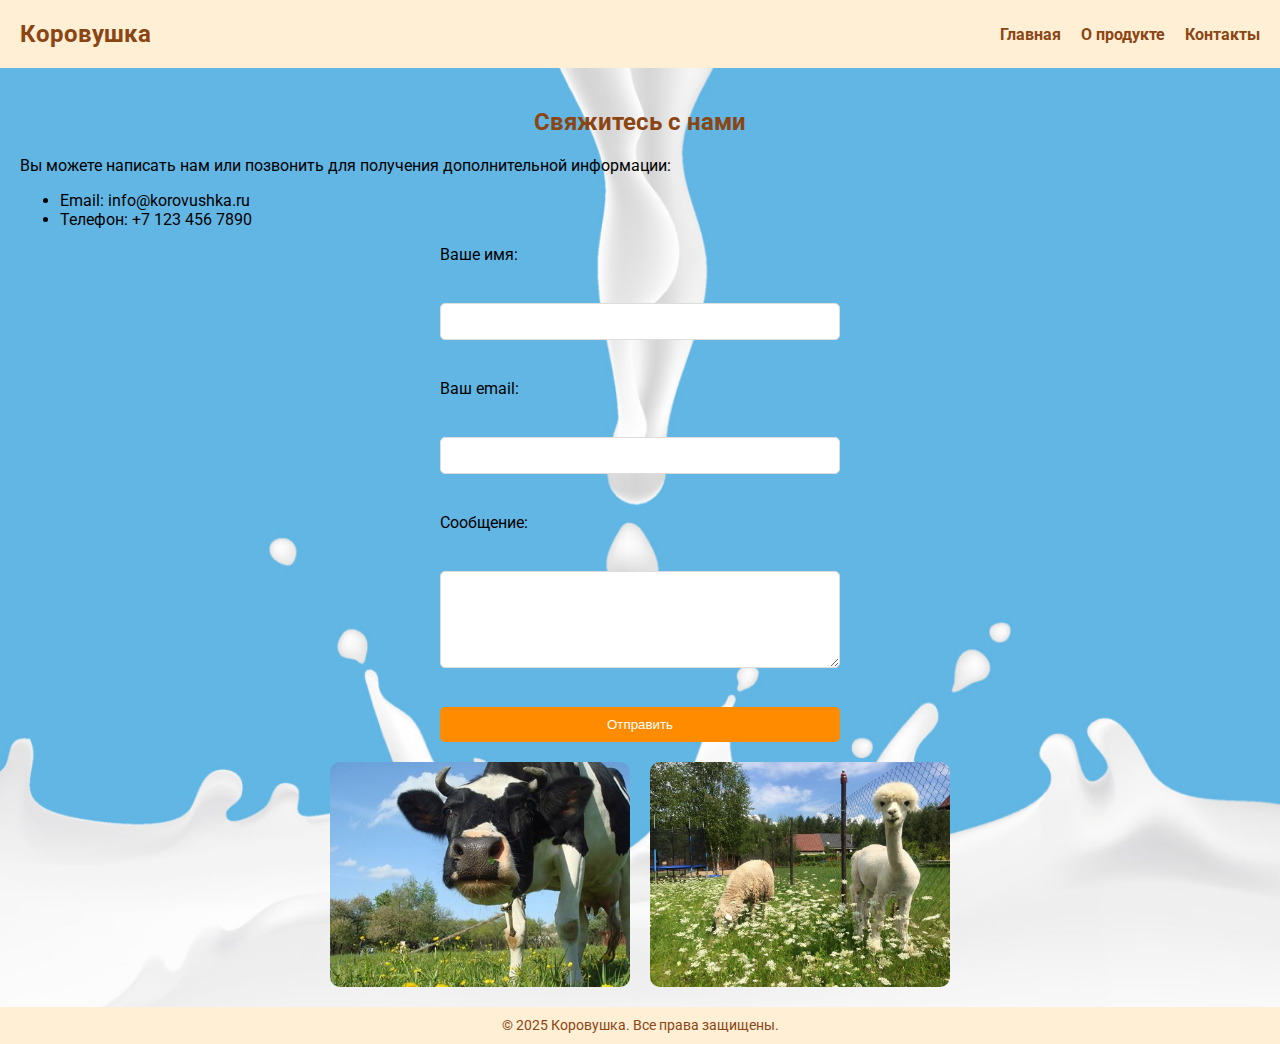
<file: contacts.html>
<!DOCTYPE html>
<html lang="en">
<head>
    <meta charset="UTF-8">
    <meta name="viewport" content="width=device-width, initial-scale=1.0">
    <title>Коровушка - Контакты</title>
    <link href="https://fonts.googleapis.com/css2?family=Roboto:wght@400;700&display=swap" rel="stylesheet">
    <link rel="stylesheet" href="styles.css">
</head>
<body>
    <!-- Header -->
    <header>
        <div class="logo">Коровушка</div>
        <nav>
            <ul>
                <li><a href="index.html">Главная</a></li>
                <li><a href="product.html">О продукте</a></li>
                <li><a href="contacts.html">Контакты</a></li>
            </ul>
        </nav>
    </header>

    <!-- Contact Section -->
    <section class="content">
        <h2>Свяжитесь с нами</h2>
        <p>Вы можете написать нам или позвонить для получения дополнительной информации:</p>
        <ul>
            <li>Email: info@korovushka.ru</li>
            <li>Телефон: +7 123 456 7890</li>
        </ul>
        <form>
            <label for="name">Ваше имя:</label><br>
            <input type="text" id="name" name="name" required><br>

            <label for="email">Ваш email:</label><br>
            <input type="email" id="email" name="email" required><br>

            <label for="message">Сообщение:</label><br>
            <textarea id="message" name="message" rows="5" required></textarea><br>

            <button type="submit">Отправить</button>
        </form>
        <div class="additional-images">
            <img src="cow.jpg" alt="Корова на лугу">
            <img src="farm.jpg" alt="Ферма">
        </div>
    </section>

    <!-- Footer -->
    <footer>
        &copy; 2025 Коровушка. Все права защищены.
    </footer>
</body>
</html>
</file>
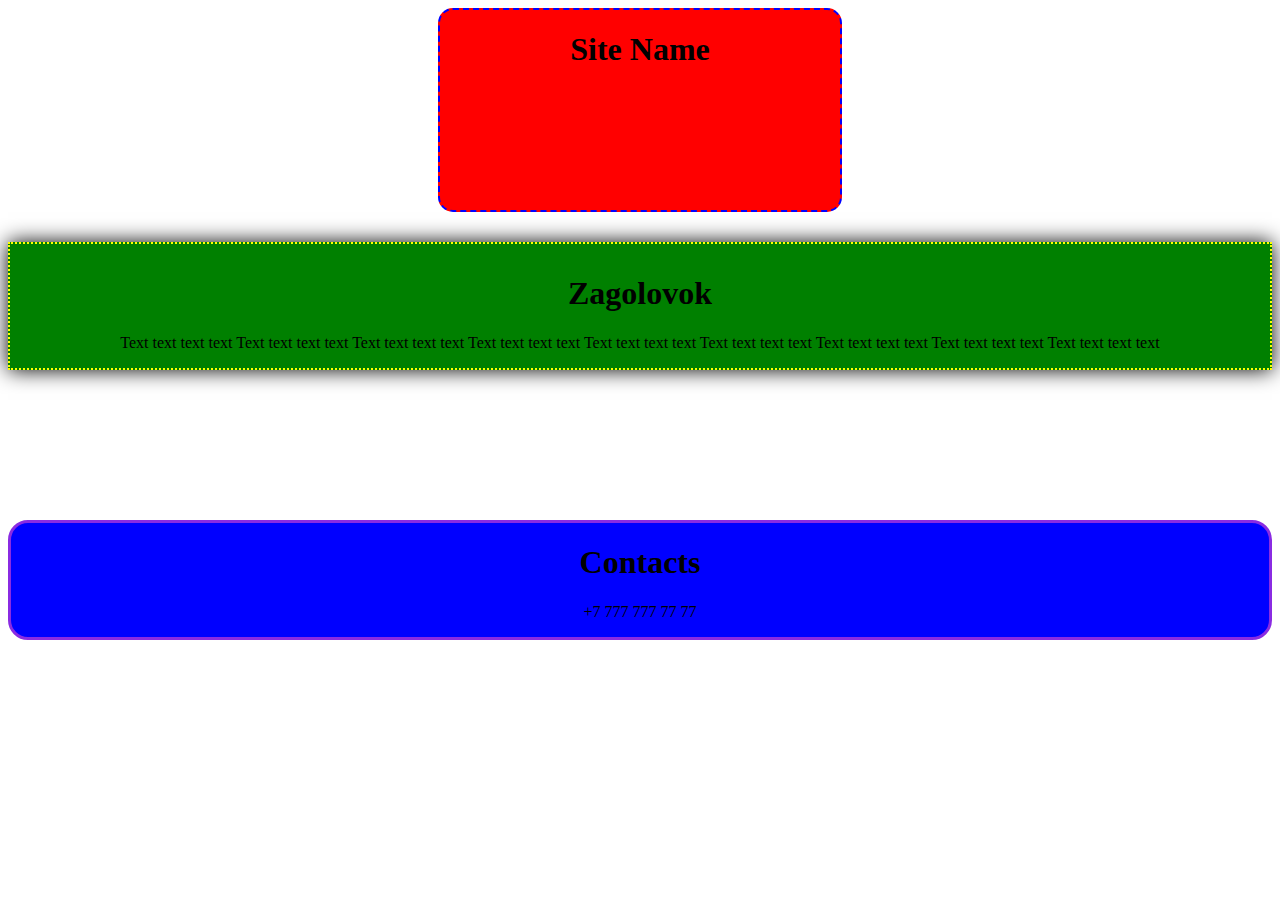
<file: Homework.html>
<!DOCTYPE html>
<html lang="en">
<head>
    <meta charset="UTF-8">
    <meta name="viewport" content="width=device-width, initial-scale=1.0">
    <title>Document</title>
    <link rel="stylesheet" href="Homework.css">
</head>
<body>
    <div class="header">
        <h1>Site Name</h1>
    </div>
    <div class="text">
        <h1> Zagolovok</h1>
        <p>Text text text text Text text text text Text text text text Text text text text Text text text text Text text text text Text text text text Text text text text Text text text text</p>
    </div>
    <div class="footer">
        <h1>Contacts</h1>
        <p>+7 777 777 77 77</p>
    </div>
</body>
</html>
</file>
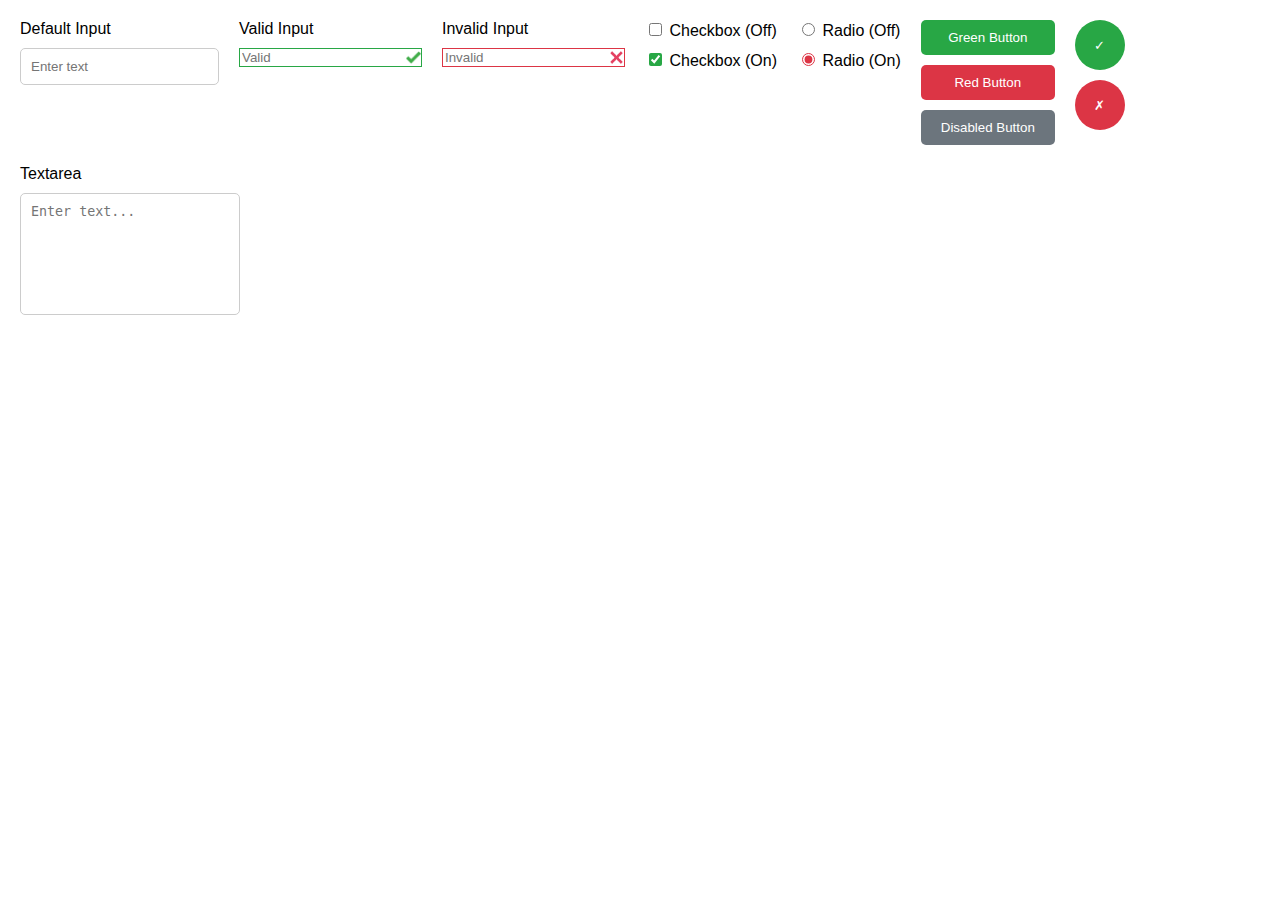
<file: hw_2.html>
<!DOCTYPE html>
<html lang="en">
<head>
    <meta charset="UTF-8">
    <meta name="viewport" content="width=device-width, initial-scale=1.0">
    <link rel="stylesheet" href="hw_2.css">
    <title>Input Elements Library</title>
</head>
<body>
    <div class="container">
        <!-- Inputs -->
        <div class="item">
            <label>Default Input</label>
            <input type="text" class="input-default" placeholder="Enter text">
        </div>
        <div class="item">
            <label>Valid Input</label>
            <input type="text" class="input-valid" placeholder="Valid">
        </div>
        <div class="item">
            <label>Invalid Input</label>
            <input type="text" class="input-invalid" placeholder="Invalid">
        </div>

        <!-- Checkbox -->
        <div class="item">
            <label>
                <input type="checkbox" class="checkbox"> Checkbox (Off)
            </label>
            <label>
                <input type="checkbox" class="checkbox" checked> Checkbox (On)
            </label>
        </div>

        <!-- Radio Buttons -->
        <div class="item">
            <label>
                <input type="radio" name="radio" class="radio"> Radio (Off)
            </label>
            <label>
                <input type="radio" name="radio" class="radio" checked> Radio (On)
            </label>
        </div>

        <!-- Buttons -->
        <div class="item">
            <button class="button-green">Green Button</button>
            <button class="button-red">Red Button</button>
            <button class="button-disabled" disabled>Disabled Button</button>
        </div>

        <!-- Round Buttons -->
        <div class="item">
            <button class="round-button round-button-green">✓</button>
            <button class="round-button round-button-red">✗</button>
        </div>

        <!-- Textarea -->
        <div class="item">
            <label>Textarea</label>
            <textarea class="textarea" placeholder="Enter text..."></textarea>
        </div>
    </div>
</body>
</html>
</file>
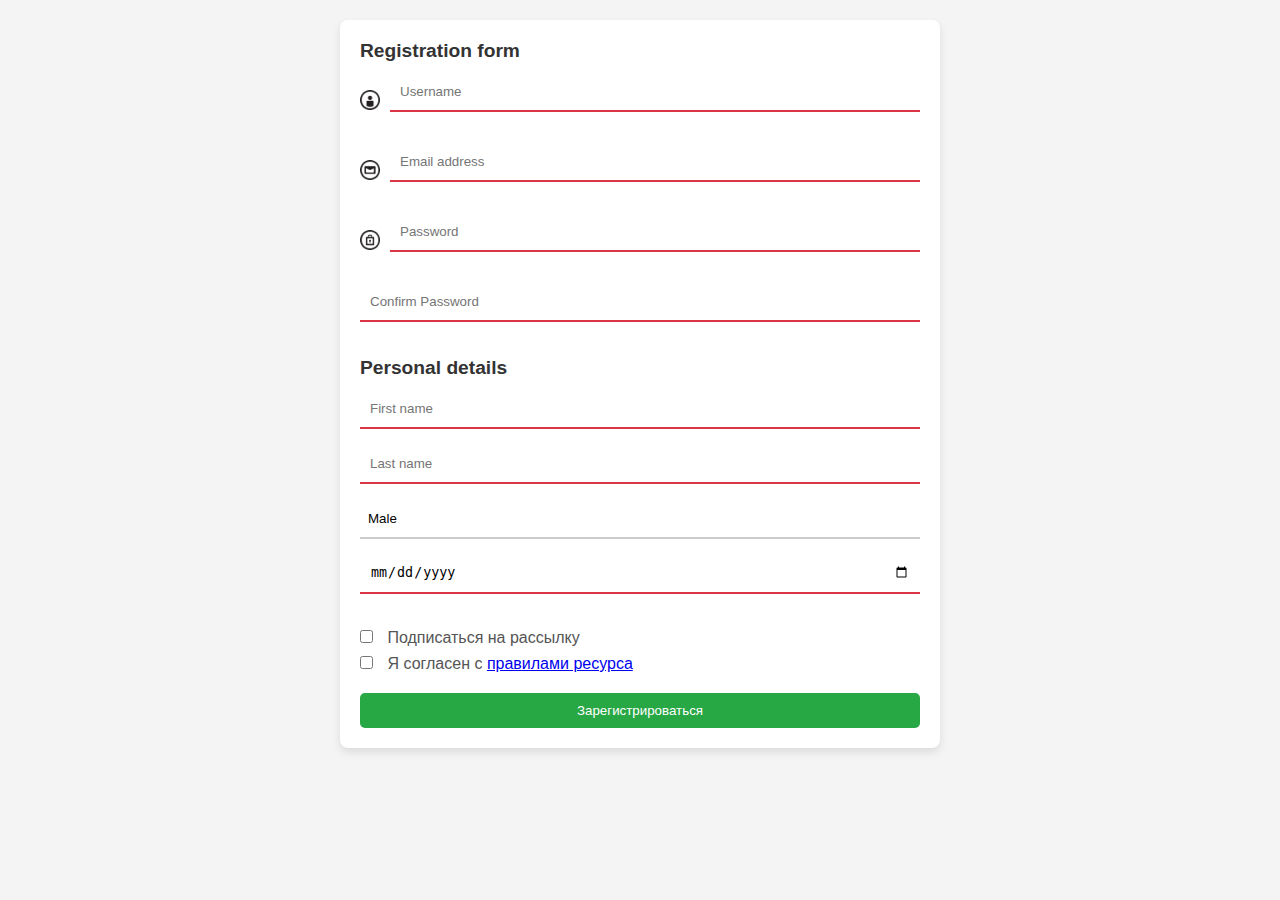
<file: hw_3.html>
<!DOCTYPE html>
<html lang="en">
<head>
    <meta charset="UTF-8">
    <meta name="viewport" content="width=device-width, initial-scale=1.0">
    <title>Регистрация</title>
    <link rel="stylesheet" href="hw_3.css">
</head>
<body>
    <div class="form-container">
        <form action="#" method="POST" onsubmit="return validatePasswords()">
            <!-- Регистрационные данные -->
            <div class="form-section">
                <h2>Registration form</h2>
                <div class="input-container">
                    <img src="username.png" alt="Username" class="input-icon">
                    <input type="text" id="username" name="username" required placeholder="Username">
                </div>
                <div class="input-container">
                    <img src="email.png" alt="Email" class="input-icon">
                    <input type="email" id="email" name="email" required placeholder="Email address">
                </div>
                <div class="input-container">
                    <img src="pswd.png" alt="Password" class="input-icon">
                    <input type="password" id="password" name="password" required placeholder="Password">
                </div>
                <div class="input-container">
                    <input type="password" id="confirm-password" name="confirm-password" required placeholder="Confirm Password">
                </div>
            </div>

            <!-- Персональные данные -->
            <div class="form-section">
                <h2>Personal details</h2>
                <input type="text" id="first-name" name="first-name" required placeholder="First name">
                <input type="text" id="last-name" name="last-name" required placeholder="Last name">

                <select id="gender" name="gender" required>
                    <option value="male">Male</option>
                    <option value="female">Female</option>
                </select>

                <input type="date" id="birth-date" name="birth-date" required>
            </div>

            <!-- Подписка и согласие -->
            <div class="form-section">
                <label>
                    <input type="checkbox" name="newsletter" id="newsletter"> Подписаться на рассылку
                </label>

                <label>
                    <input type="checkbox" name="terms" id="terms" required> Я согласен с <a href="#">правилами ресурса</a>
                </label>
            </div>

            <div class="form-actions">
                <button type="submit">Зарегистрироваться</button>
            </div>
        </form>
    </div>
</body>
</html>
</file>
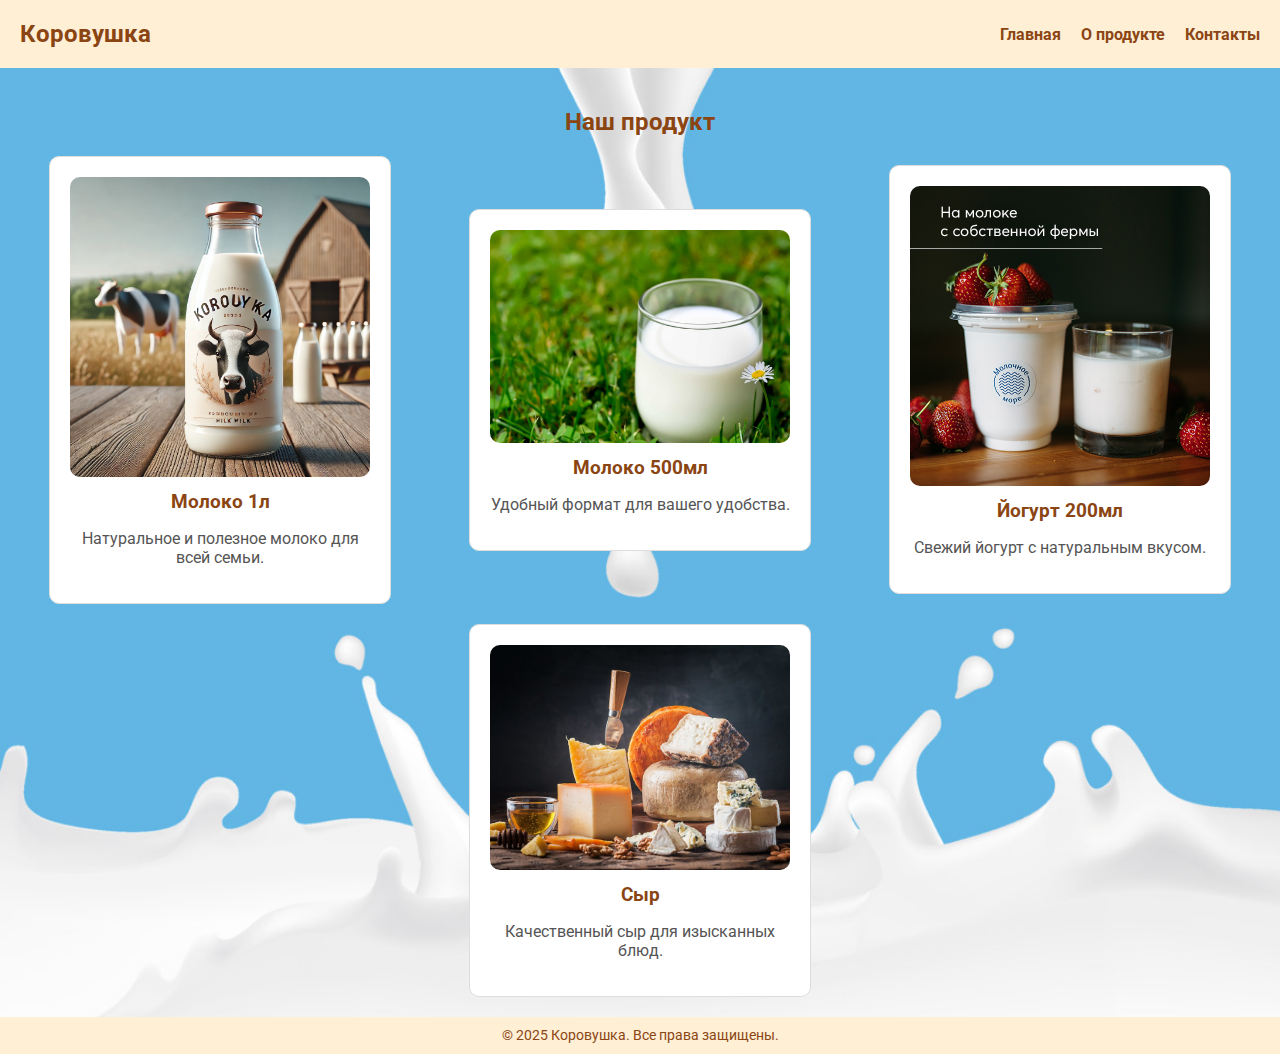
<file: product.html>
<!DOCTYPE html>
<html lang="en">
<head>
    <meta charset="UTF-8">
    <meta name="viewport" content="width=device-width, initial-scale=1.0">
    <title>Коровушка - О продукте</title>
    <link href="https://fonts.googleapis.com/css2?family=Roboto:wght@400;700&display=swap" rel="stylesheet">
    <link rel="stylesheet" href="styles.css">
</head>
<body>
    <!-- Header -->
    <header>
        <div class="logo">Коровушка</div>
        <nav>
            <ul>
                <li><a href="index.html">Главная</a></li>
                <li><a href="product.html">О продукте</a></li>
                <li><a href="contacts.html">Контакты</a></li>
            </ul>
        </nav>
    </header>

    <!-- Content Section -->
    <section class="content">
        <h2>Наш продукт</h2>
        <div class="product">
            <div class="product-card">
                <img src="korovushka_milk.webp" alt="Бутылка молока">
                <h3>Молоко 1л</h3>
                <p>Натуральное и полезное молоко для всей семьи.</p>
            </div>
            <div class="product-card">
                <img src="moloko2.jpg" alt="Бутылка молока">
                <h3>Молоко 500мл</h3>
                <p>Удобный формат для вашего удобства.</p>
            </div>
            <div class="product-card">
                <img src="yogurt.jpg" alt="Йогурт">
                <h3>Йогурт 200мл</h3>
                <p>Свежий йогурт с натуральным вкусом.</p>
            </div>
            <div class="product-card">
                <img src="cheese.jpg" alt="Сыр">
                <h3>Сыр</h3>
                <p>Качественный сыр для изысканных блюд.</p>
            </div>
        </div>
    </section>

    <!-- Footer -->
    <footer>
        &copy; 2025 Коровушка. Все права защищены.
    </footer>
</body>
</html>
</file>
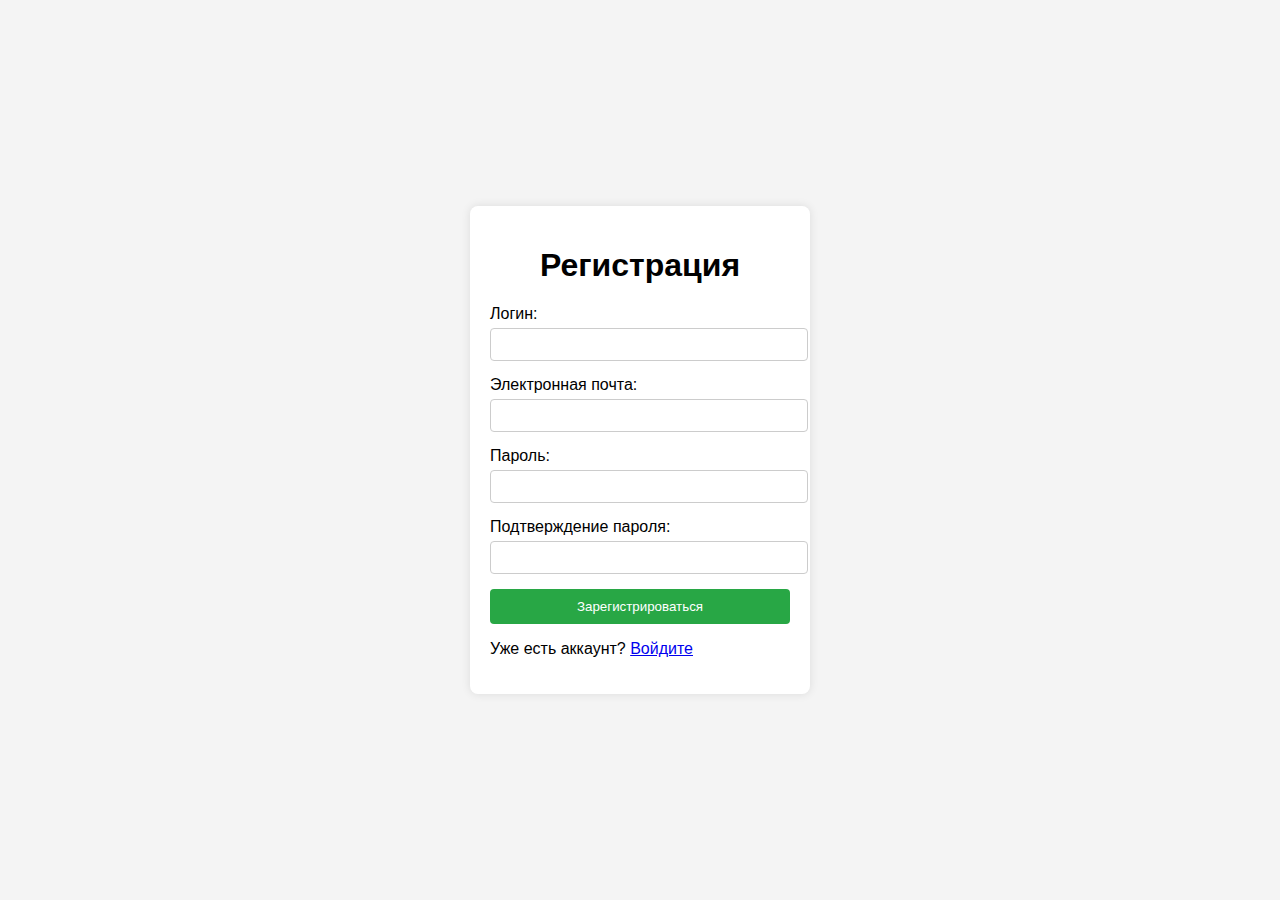
<file: registration.html>
<!DOCTYPE html>
<html lang="ru">
<head>
    <meta charset="UTF-8">
    <meta name="viewport" content="width=device-width, initial-scale=1.0">
    <title>Регистрация</title>
    <link rel="stylesheet" href="registration.css">
</head>
<body>
    <div class="container">
        <h1>Регистрация</h1>
        <form>
            <div class="input-group">
                <label for="username">Логин:</label>
                <input type="text" id="username" name="username" required>
            </div>
            <div class="input-group">
                <label for="email">Электронная почта:</label>
                <input type="email" id="email" name="email" required>
            </div>
            <div class="input-group">
                <label for="password">Пароль:</label>
                <input type="password" id="password" name="password" required>
            </div>
            <div class="input-group">
                <label for="confirm-password">Подтверждение пароля:</label>
                <input type="password" id="confirm-password" name="confirm-password" required>
            </div>
            <button type="submit">Зарегистрироваться</button>
            <p class="login-link">Уже есть аккаунт? <a href="login.html">Войдите</a></p>
        </form>
    </div>
</body>
</html>
</file>
<file: styles.css>
body {
    font-family: 'Roboto', sans-serif;
    margin: 0;
    padding: 0;
    box-sizing: border-box;
    background: url('background.jpg') no-repeat center center/cover;
}
header {
    background-color: #ffefd5;
    padding: 20px;
    display: flex;
    justify-content: space-between;
    align-items: center;
}
header .logo {
    font-size: 1.5rem;
    font-weight: bold;
    color: #8b4513;
}
nav ul {
    list-style: none;
    margin: 0;
    padding: 0;
    display: flex;
    gap: 20px;
}
nav ul li {
    display: inline;
}
nav ul li a {
    text-decoration: none;
    color: #8b4513;
    font-weight: bold;
}
.hero {
    height: 400px;
    display: flex;
    flex-direction: column;
    justify-content: center;
    align-items: center;
    color: #fff;
    text-align: center;
    padding: 20px;
}
.hero h1 {
    font-size: 3rem;
    margin: 0;
    color: black;
}
.hero p {
    font-size: 1.2rem;
    color: black;
}
.hero button {
    background-color: #ff8c00;
    color: #fff;
    border: none;
    padding: 10px 20px;
    font-size: 1rem;
    margin-top: 20px;
    cursor: pointer;
    border-radius: 5px;
}
.content {
    padding: 20px;
}
.content h2 {
    text-align: center;
    color: #8b4513;
}
.content .product {
    display: flex;
    justify-content: space-around;
    align-items: center;
    flex-wrap: wrap;
    gap: 20px;
}
.product-card {
    background-color: #fff;
    border: 1px solid #ddd;
    border-radius: 10px;
    padding: 20px;
    text-align: center;
    max-width: 300px;
}
.product-card img {
    max-width: 100%;
    border-radius: 10px;
}
.product-card h3 {
    color: #8b4513;
    margin: 10px 0;
}
.product-card p {
    font-size: 1rem;
    color: #555;
}
form {
    display: flex;
    flex-direction: column;
    gap: 10px;
    max-width: 400px;
    margin: 0 auto;
}
form input, form textarea {
    padding: 10px;
    border: 1px solid #ddd;
    border-radius: 5px;
}
form button {
    background-color: #ff8c00;
    color: #fff;
    border: none;
    padding: 10px;
    cursor: pointer;
    border-radius: 5px;
}
.additional-images {
    display: flex;
    justify-content: center;
    gap: 20px;
    margin-top: 20px;
}
.additional-images img {
    max-width: 300px;
    border-radius: 10px;
}
footer {
    background-color: #ffefd5;
    text-align: center;
    padding: 10px;
    color: #8b4513;
    font-size: 0.9rem;
}
</file>
<file: Homework.css>
.header{
    text-align: center;
    background-color: red;
    height: 200px;
    width: 400px;
    margin: auto;
    border-style: dashed;
    border-color: blue;
    border-radius: 15px;
    border-width: 2px;
}
.text{
    margin-top: 30px;
    background-color: green;
    padding-top: 10px;
    box-shadow: 0 0 20px black;
    text-align: center;
    border-style: dotted;
    border-color: yellow;
    border-width: 2px;
}
.footer{
background-color: blue;
border-radius: 20px;
margin-top: 150px;
text-align: center;
border-style: solid;
border-color: blueviolet;
}
</file>
<file: hw_2.css>
body {
    font-family: Arial, sans-serif;
    margin: 20px;
}
.container {
    display: flex;
    flex-wrap: wrap;
    gap: 20px;
}
.item {
    display: flex;
    flex-direction: column;
    gap: 10px;
}

.input-default {
    border: 1px solid #ccc;
    padding: 10px;
    border-radius: 5px;
    outline: none;
}
.input-default:focus {
    border-color: #007bff;
}

.input-valid {
    border: 1px solid #28a745;
    background-image: url(valid.png);
    background-repeat: no-repeat;
    background-position: right;
    background-size: 15px;
}


.input-invalid {
    border: 1px solid #dc3545;
    background-image: url(invalid.png);
    background-repeat: no-repeat;
    background-position: right;
    background-size: 15px;
}

.checkbox {
    accent-color: #007bff;
}

.checkbox:checked {
    accent-color: #28a745;
}

.radio {
    accent-color: #007bff;
}

.radio:checked {
    accent-color: #dc3545;
}

.button-green {
    background-color: #28a745;
    color: white;
    padding: 10px 20px;
    border: none;
    border-radius: 5px;
    cursor: pointer;
    transition: background-color 0.3s;
}

.button-green:hover {
    background-color: #218838;
}

.button-red {
    background-color: #dc3545;
    color: white;
    padding: 10px 20px;
    border: none;
    border-radius: 5px;
    cursor: pointer;
    transition: background-color 0.3s;
}

.button-red:hover {
    background-color: #c82333;
}

.button-disabled {
    background-color: #6c757d;
    color: white;
    padding: 10px 20px;
    border: none;
    border-radius: 5px;
    cursor: not-allowed;
}

.round-button {
    width: 50px;
    height: 50px;
    border-radius: 50%;
    display: flex;
    justify-content: center;
    align-items: center;
    border: none;
    cursor: pointer;
    transition: background-color 0.3s;
}

.round-button-green {
    background-color: #28a745;
    color: white;
}

.round-button-green:hover {
    background-color: #218838;
}

.round-button-red {
    background-color: #dc3545;
    color: white;
}

.round-button-red:hover {
    background-color: #c82333;
}

.textarea {
    border: 1px solid #ccc;
    padding: 10px;
    border-radius: 5px;
    width: 100%;
    height: 100px;
    resize: none;
}
.textarea:focus {
    border-color: #007bff;
}
</file>
<file: hw_3.css>
* {
    margin: 0;
    padding: 0;
    box-sizing: border-box;
}

body {
    font-family: Arial, sans-serif;
    background-color: #f4f4f4;
    padding: 20px;
}

h1 {
    text-align: center;
    margin-bottom: 20px;
}

.form-container {
    background-color: white;
    padding: 20px;
    border-radius: 8px;
    box-shadow: 0 4px 8px rgba(0, 0, 0, 0.1);
    max-width: 600px;
    margin: 0 auto;
}

.form-section {
    margin-bottom: 20px;
}

.form-section h2 {
    font-size: 1.2em;
    margin-bottom: 10px;
    color: #333;
}

label {
    display: block;
    margin-bottom: 8px;
    color: #555;
}

.input-container {
    display: flex;
    align-items: center;
    margin-bottom: 15px;
}

.input-icon {
    width: 20px;
    height: 20px;
    margin-right: 10px;
}

input[type="text"],
input[type="email"],
input[type="password"],
input[type="date"],
select {
    width: 100%;
    height: 40px;
    padding: 5px 10px;
    margin-bottom: 15px;
    border: none;
    border-bottom: 2px solid #ccc;
    outline: none;
    background-color: transparent;
    transition: border-color 0.3s;
}

input[type="text"]:focus,
input[type="email"]:focus,
input[type="password"]:focus,
input[type="date"]:focus,
select:focus {
    border-bottom-color: #007bff;
}

input[type="text"]:valid,
input[type="email"]:valid,
input[type="password"]:valid,
input[type="date"]:valid {
    border-bottom-color: #28a745;
}

input[type="text"]:invalid,
input[type="email"]:invalid,
input[type="password"]:invalid,
input[type="date"]:invalid {
    border-bottom-color: #dc3545;
}

select {
    appearance: none;
    -webkit-appearance: none;
    -moz-appearance: none;
    border: none;
    border-bottom: 2px solid #ccc;
    padding: 8px;
    background-color: transparent;
    width: 100%;
    transition: border-color 0.3s;
}

select:focus {
    border-bottom-color: #007bff;
}

input[type="checkbox"] {
    margin-right: 10px;
}

button {
    background-color: #28a745;
    color: white;
    padding: 10px 20px;
    border: none;
    border-radius: 5px;
    cursor: pointer;
    width: 100%;
    transition: background-color 0.3s;
}

button:hover {
    background-color: #218838;
}

@media (max-width: 768px) {
    .form-container {
        padding: 15px;
    }

    h1 {
        font-size: 1.5em;
    }

    .form-section h2 {
        font-size: 1em;
    }

    button {
        width: 100%;
    }
}

@media (max-width: 480px) {
    .form-container {
        padding: 10px;
    }

    input[type="text"],
    input[type="email"],
    input[type="password"],
    input[type="date"],
    select {
        padding: 8px;
    }

    button {
        padding: 12px;
    }
}
</file>
<file: registration.css>
body {
    font-family: Arial, sans-serif;
    background-color: #f4f4f4;
    margin: 0;
    padding: 0;
    display: flex;
    justify-content: center;
    align-items: center;
    height: 100vh;
}

.container {
    background-color: #fff;
    padding: 20px;
    border-radius: 8px;
    box-shadow: 0 0 10px rgba(0, 0, 0, 0.1);
    width: 300px;
}

h1 {
    text-align: center;
}

.input-group {
    margin-bottom: 15px;
}

label {
    display: block;
    margin-bottom: 5px;
}

input {
    width: 100%;
    padding: 8px;
    border: 1px solid #ccc;
    border-radius: 4px;
}

button {
    width: 100%;
    padding: 10px;
    background-color: #28a745;
    color: white;
    border: none;
    border-radius: 4px;
    cursor: pointer;
}

button:hover {
    background-color: #218838;
}

.register-link {
    text-align: center;
    margin-top: 10px;
}

.register-link a {
    color: #007bff;
    text-decoration: none;
}

.register-link a:hover {
    text-decoration: underline;
}
</file>
